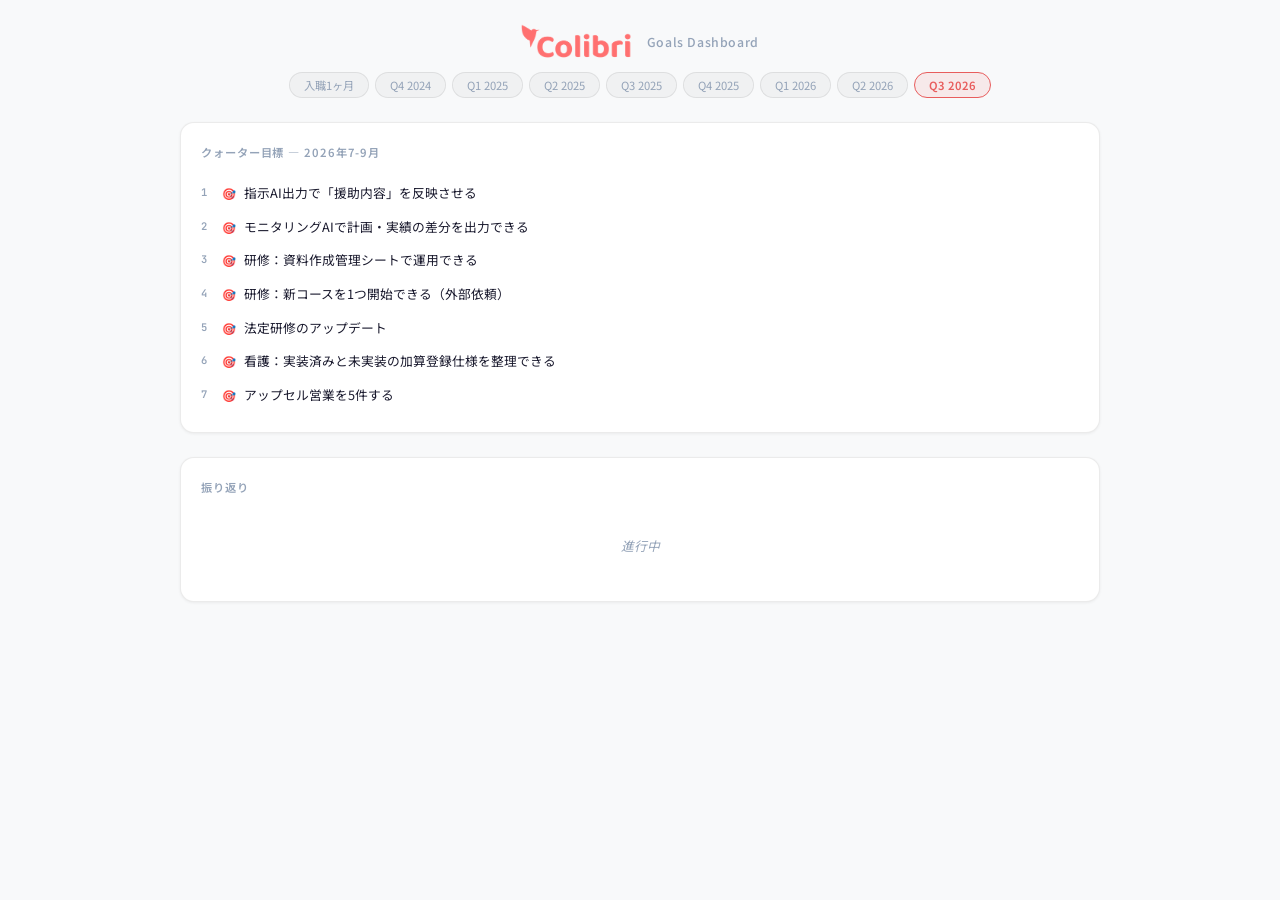
<file: index.html>
<!DOCTYPE html>
<html lang="ja">
<head>
  <meta charset="UTF-8">
  <meta name="viewport" content="width=device-width, initial-scale=1.0">
  <title>Colibri Goals Dashboard</title>
  <link rel="stylesheet" href="css/style.css">
  <link rel="icon" type="image/x-icon" href="images/favicon.ico">
  <link rel="icon" type="image/png" sizes="32x32" href="images/favicon-32.png">
  <link rel="icon" type="image/png" sizes="16x16" href="images/favicon-16.png">
  <link rel="apple-touch-icon" href="images/apple-touch-icon.png">
</head>
<body>
  <div class="dashboard" id="app">

    <!-- Header -->
    <header class="header">
      <div class="header-brand">
        <img src="images/logo.png" alt="Colibri" class="header-logo">
        <span class="header-subtitle">Goals Dashboard</span>
      </div>
      <nav class="quarter-tabs" id="quarter-tabs"></nav>
    </header>

    <!-- Q Goals -->
    <section class="card section-gap" id="q-goals">
      <div class="card-title">クォーター目標</div>
      <div id="q-goals-content"></div>
    </section>

    <!-- Monthly Goals -->
    <section class="card section-gap" id="month-goals">
      <div class="card-title" id="month-goals-title">月間目標</div>
      <div id="month-goals-content"></div>
    </section>

    <!-- Review -->
    <section class="card section-gap" id="review">
      <div class="card-title">振り返り</div>
      <div id="review-content"></div>
    </section>

  </div>

  <script src="data/goals-data.js"></script>
  <script src="js/app.js"></script>
</body>
</html>
</file>
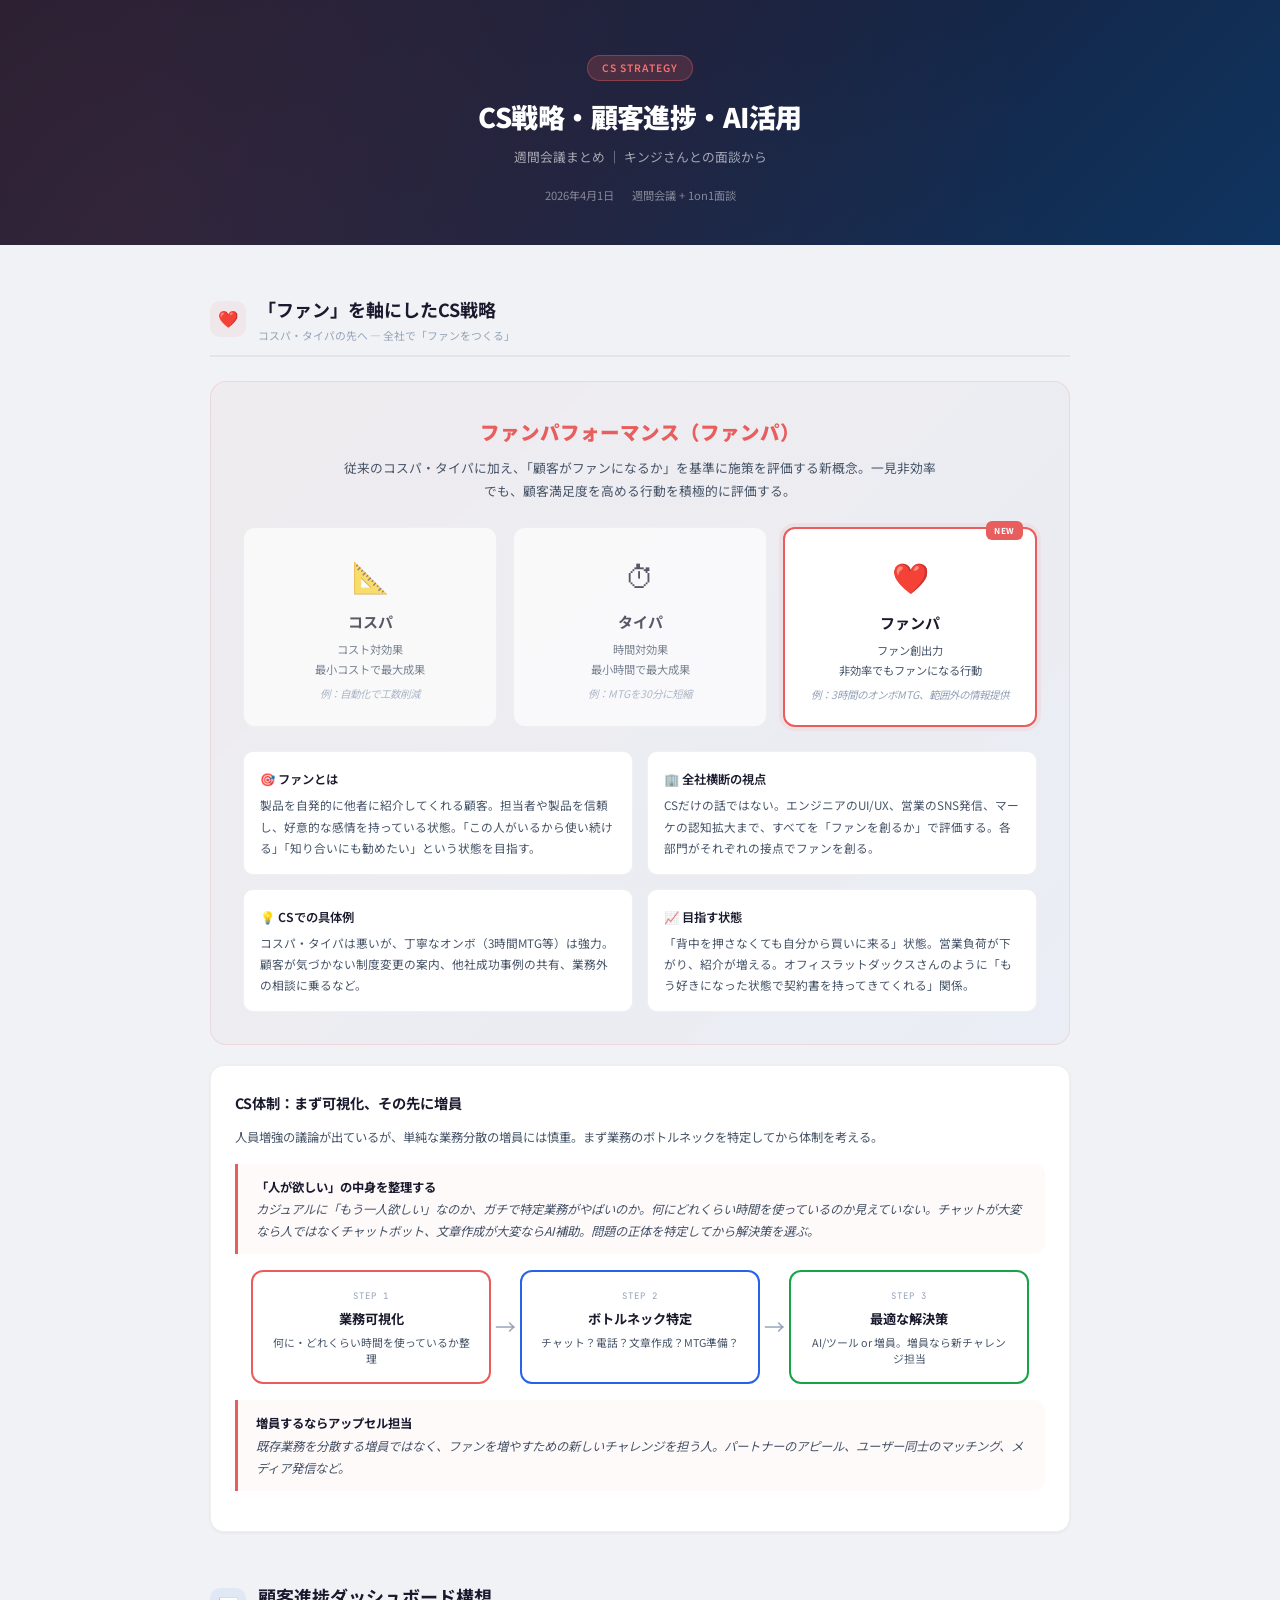
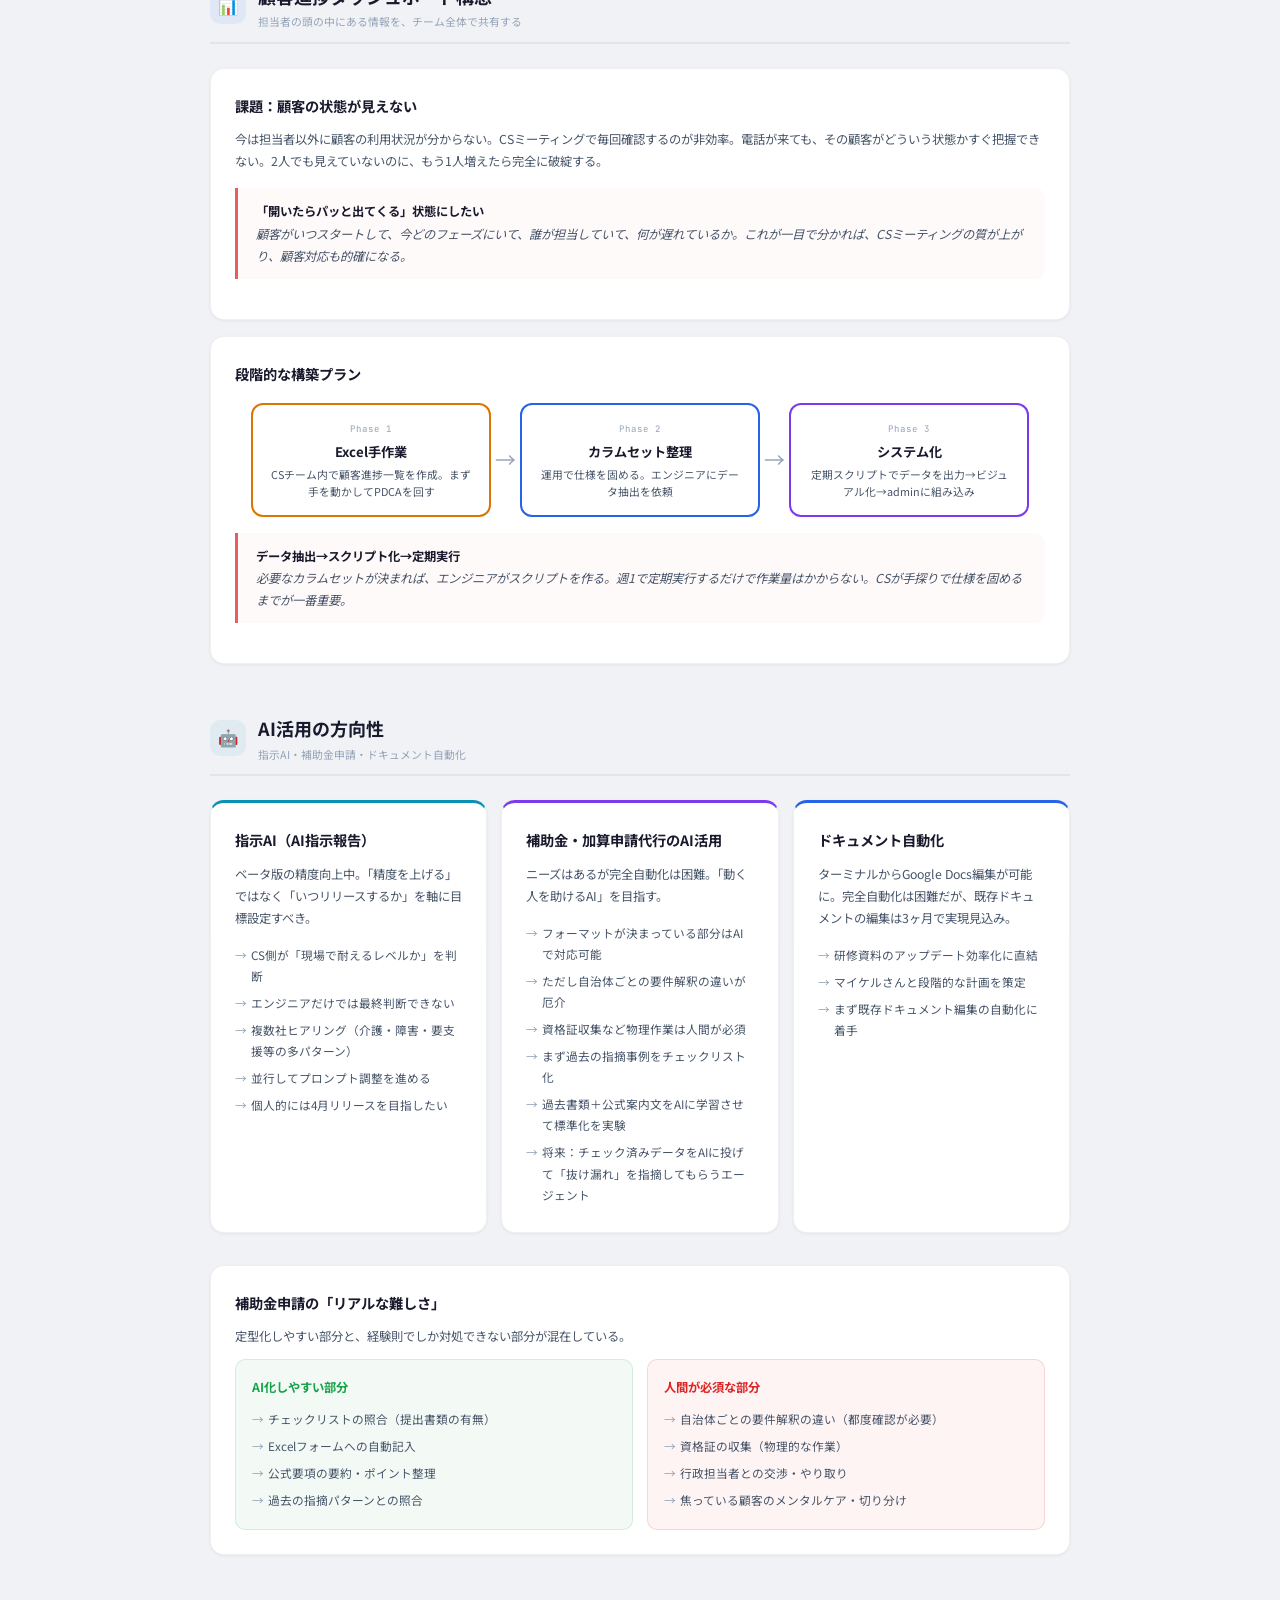
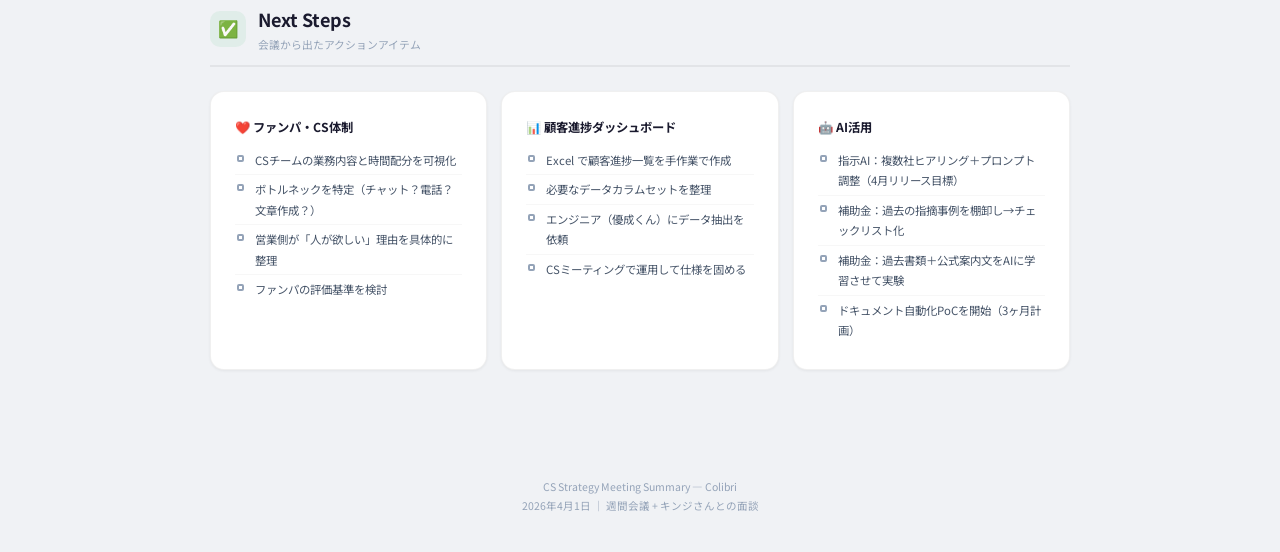
<file: fanpa-strategy.html>
<!DOCTYPE html>
<html lang="ja">
<head>
  <meta charset="UTF-8">
  <meta name="viewport" content="width=device-width, initial-scale=1.0">
  <title>Q2 2026 CS戦略 — Colibri</title>
  <style>
    @import url('https://fonts.googleapis.com/css2?family=Noto+Sans+JP:wght@300;400;500;600;700;900&family=JetBrains+Mono:wght@400;500&display=swap');
    *,*::before,*::after{box-sizing:border-box;margin:0;padding:0}
    :root{--bg:#f0f2f5;--card:#fff;--text:#1a1a2e;--dim:#475569;--muted:#94a3b8;--colibri:#e85d5d;--green:#16a34a;--yellow:#d97706;--red:#dc2626;--blue:#2563eb;--purple:#7c3aed;--cyan:#0891b2;--border:rgba(0,0,0,.06);--shadow:0 1px 3px rgba(0,0,0,.06)}
    html{font-size:15px;scroll-behavior:smooth}
    body{font-family:'Noto Sans JP',sans-serif;background:var(--bg);color:var(--text);line-height:1.8}
    .wrap{max-width:900px;margin:0 auto;padding:0 20px}

    /* Hero */
    .hero{background:linear-gradient(135deg,#1a1a2e,#16213e,#0f3460);color:#fff;padding:52px 24px 40px;text-align:center;position:relative;overflow:hidden}
    .hero::before{content:'';position:absolute;inset:-50%;width:200%;height:200%;background:radial-gradient(circle at 30% 70%,rgba(232,93,93,.12),transparent 50%)}
    .hero-inner{position:relative;z-index:1}
    .badge{display:inline-block;background:rgba(232,93,93,.2);border:1px solid rgba(232,93,93,.4);color:#f87171;font-size:.68rem;font-weight:600;padding:3px 14px;border-radius:20px;letter-spacing:.1em;margin-bottom:12px}
    .hero h1{font-size:1.8rem;font-weight:900;letter-spacing:-.02em;margin-bottom:4px}
    .hero-sub{font-size:.85rem;color:rgba(255,255,255,.6);margin-bottom:16px}
    .hero-meta{display:flex;justify-content:center;gap:18px;flex-wrap:wrap;font-size:.75rem;color:rgba(255,255,255,.45)}

    /* Section */
    .sec{margin-top:48px}
    .sec-head{display:flex;align-items:center;gap:12px;margin-bottom:24px;padding-bottom:10px;border-bottom:2px solid var(--border)}
    .sec-num{width:36px;height:36px;border-radius:10px;display:flex;align-items:center;justify-content:center;font-size:1.1rem;flex-shrink:0}
    .sec-title{font-size:1.2rem;font-weight:700}
    .sec-sub{font-size:.72rem;color:var(--muted)}
    .card{background:var(--card);border:1px solid var(--border);border-radius:14px;padding:24px;box-shadow:var(--shadow);margin-bottom:16px}
    .card h3{font-size:.95rem;font-weight:700;margin-bottom:10px}
    .card p{font-size:.82rem;color:var(--dim);margin-bottom:12px}

    /* Concept: ファンパ */
    .concept{background:linear-gradient(135deg,rgba(232,93,93,.04),rgba(37,99,235,.03));border:1px solid rgba(232,93,93,.15);border-radius:16px;padding:32px;margin-bottom:20px}
    .concept h2{font-size:1.3rem;font-weight:900;color:var(--colibri);margin-bottom:8px;text-align:center}
    .concept>p{font-size:.85rem;color:var(--dim);text-align:center;margin-bottom:24px;max-width:600px;margin-left:auto;margin-right:auto}

    .fanpa-compare{display:grid;grid-template-columns:1fr 1fr 1fr;gap:16px;margin-bottom:24px}
    .fanpa-col{border-radius:12px;padding:20px;text-align:center;border:1px solid var(--border);background:var(--card)}
    .fanpa-col.old{opacity:.7}
    .fanpa-col.new{border:2px solid var(--colibri);box-shadow:0 0 0 4px rgba(232,93,93,.08);position:relative}
    .fanpa-col.new::after{content:'NEW';position:absolute;top:-8px;right:12px;background:var(--colibri);color:#fff;font-size:.55rem;font-weight:700;padding:2px 8px;border-radius:6px;letter-spacing:.08em}
    .fanpa-icon{font-size:2rem;margin-bottom:6px}
    .fanpa-name{font-size:1rem;font-weight:700;margin-bottom:4px}
    .fanpa-desc{font-size:.75rem;color:var(--dim)}
    .fanpa-example{font-size:.7rem;color:var(--muted);margin-top:6px;font-style:italic}

    .fanpa-detail{display:grid;grid-template-columns:1fr 1fr;gap:14px}
    .fanpa-detail-card{background:var(--card);border-radius:10px;padding:16px;border:1px solid var(--border)}
    .fanpa-detail-card h4{font-size:.82rem;font-weight:600;margin-bottom:4px;display:flex;align-items:center;gap:6px}
    .fanpa-detail-card p{font-size:.78rem;color:var(--dim);margin:0}

    /* Quote */
    .quote{border-left:3px solid var(--colibri);padding:12px 18px;background:rgba(232,93,93,.03);border-radius:0 10px 10px 0;margin:16px 0;font-size:.82rem;color:var(--dim);font-style:italic}
    .quote strong{font-style:normal;color:var(--text)}

    /* Flow */
    .flow{display:flex;align-items:stretch;gap:0;margin:16px 0;flex-wrap:wrap;justify-content:center}
    .flow-step{flex:1;min-width:160px;max-width:240px;border:2px solid;border-radius:12px;padding:16px;text-align:center;background:var(--card)}
    .flow-step-num{font-family:'JetBrains Mono',monospace;font-size:.6rem;color:var(--muted);letter-spacing:.1em}
    .flow-step-name{font-size:.88rem;font-weight:700;margin:3px 0}
    .flow-step-desc{font-size:.72rem;color:var(--dim);line-height:1.5}
    .flow-arr{display:flex;align-items:center;font-size:1.4rem;color:var(--muted);padding:0 4px}

    /* Vision cards */
    .vision-grid{display:grid;grid-template-columns:repeat(auto-fit,minmax(260px,1fr));gap:14px}
    .vision-card{border-top:3px solid}
    .vp{list-style:none}
    .vp li{font-size:.78rem;color:var(--dim);padding:3px 0 3px 16px;position:relative}
    .vp li::before{content:'→';position:absolute;left:0;color:var(--muted)}

    /* Roadmap */
    .roadmap{position:relative;padding-left:36px}
    .roadmap::before{content:'';position:absolute;left:13px;top:0;bottom:0;width:2px;background:linear-gradient(180deg,var(--colibri),var(--blue),var(--purple));border-radius:1px}
    .rm-item{position:relative;margin-bottom:20px}
    .rm-item:last-child{margin-bottom:0}
    .rm-dot{position:absolute;left:-31px;top:4px;width:10px;height:10px;border-radius:50%;border:3px solid var(--card);box-shadow:0 0 0 2px}
    .rm-label{font-family:'JetBrains Mono',monospace;font-size:.72rem;font-weight:600;margin-bottom:3px}
    .rm-desc{font-size:.78rem;color:var(--dim)}

    /* Actions */
    .act-grid{display:grid;grid-template-columns:repeat(auto-fit,minmax(260px,1fr));gap:14px}
    .act-cat h4{font-size:.82rem;font-weight:700;margin-bottom:8px}
    .act-list{list-style:none}
    .act-list li{font-size:.76rem;color:var(--dim);padding:4px 0 4px 20px;position:relative;border-bottom:1px solid rgba(0,0,0,.03)}
    .act-list li:last-child{border-bottom:none}
    .act-list li::before{content:'';position:absolute;left:2px;top:9px;width:7px;height:7px;border:2px solid var(--muted);border-radius:2px}

    .footer{text-align:center;padding:36px 20px;margin-top:56px;color:var(--muted);font-size:.7rem}
    @media(max-width:640px){.hero h1{font-size:1.4rem}.fanpa-compare{grid-template-columns:1fr}.fanpa-detail{grid-template-columns:1fr}}
  </style>
  <link rel="icon" type="image/x-icon" href="images/favicon.ico">
  <link rel="icon" type="image/png" sizes="32x32" href="images/favicon-32.png">
  <link rel="apple-touch-icon" href="images/apple-touch-icon.png">
</head>
<body>

<div class="hero">
  <div class="hero-inner">
    <div class="badge">CS STRATEGY</div>
    <h1>CS戦略・顧客進捗・AI活用</h1>
    <div class="hero-sub">週間会議まとめ ｜ キンジさんとの面談から</div>
    <div class="hero-meta">
      <span>2026年4月1日</span><span>週間会議 + 1on1面談</span>
    </div>
  </div>
</div>

<div class="wrap">

  <!-- ================================ -->
  <!-- 1. ファンパフォーマンス             -->
  <!-- ================================ -->
  <div class="sec" id="fanpa">
    <div class="sec-head">
      <div class="sec-num" style="background:rgba(232,93,93,.07)">❤️</div>
      <div><div class="sec-title">「ファン」を軸にしたCS戦略</div><div class="sec-sub">コスパ・タイパの先へ — 全社で「ファンをつくる」</div></div>
    </div>

    <div class="concept">
      <h2>ファンパフォーマンス（ファンパ）</h2>
      <p>従来のコスパ・タイパに加え、「顧客がファンになるか」を基準に施策を評価する新概念。一見非効率でも、顧客満足度を高める行動を積極的に評価する。</p>

      <div class="fanpa-compare">
        <div class="fanpa-col old">
          <div class="fanpa-icon">📐</div>
          <div class="fanpa-name">コスパ</div>
          <div class="fanpa-desc">コスト対効果<br>最小コストで最大成果</div>
          <div class="fanpa-example">例：自動化で工数削減</div>
        </div>
        <div class="fanpa-col old">
          <div class="fanpa-icon">⏱</div>
          <div class="fanpa-name">タイパ</div>
          <div class="fanpa-desc">時間対効果<br>最小時間で最大成果</div>
          <div class="fanpa-example">例：MTGを30分に短縮</div>
        </div>
        <div class="fanpa-col new">
          <div class="fanpa-icon">❤️</div>
          <div class="fanpa-name">ファンパ</div>
          <div class="fanpa-desc">ファン創出力<br>非効率でもファンになる行動</div>
          <div class="fanpa-example">例：3時間のオンボMTG、範囲外の情報提供</div>
        </div>
      </div>

      <div class="fanpa-detail">
        <div class="fanpa-detail-card">
          <h4>🎯 ファンとは</h4>
          <p>製品を自発的に他者に紹介してくれる顧客。担当者や製品を信頼し、好意的な感情を持っている状態。「この人がいるから使い続ける」「知り合いにも勧めたい」という状態を目指す。</p>
        </div>
        <div class="fanpa-detail-card">
          <h4>🏢 全社横断の視点</h4>
          <p>CSだけの話ではない。エンジニアのUI/UX、営業のSNS発信、マーケの認知拡大まで、すべてを「ファンを創るか」で評価する。各部門がそれぞれの接点でファンを創る。</p>
        </div>
        <div class="fanpa-detail-card">
          <h4>💡 CSでの具体例</h4>
          <p>コスパ・タイパは悪いが、丁寧なオンボ（3時間MTG等）は強力。顧客が気づかない制度変更の案内、他社成功事例の共有、業務外の相談に乗るなど。</p>
        </div>
        <div class="fanpa-detail-card">
          <h4>📈 目指す状態</h4>
          <p>「背中を押さなくても自分から買いに来る」状態。営業負荷が下がり、紹介が増える。オフィスラットダックスさんのように「もう好きになった状態で契約書を持ってきてくれる」関係。</p>
        </div>
      </div>
    </div>

    <!-- CS体制 -->
    <div class="card">
      <h3>CS体制：まず可視化、その先に増員</h3>
      <p>人員増強の議論が出ているが、単純な業務分散の増員には慎重。まず業務のボトルネックを特定してから体制を考える。</p>

      <div class="quote">
        <strong>「人が欲しい」の中身を整理する</strong><br>
        カジュアルに「もう一人欲しい」なのか、ガチで特定業務がやばいのか。何にどれくらい時間を使っているのか見えていない。チャットが大変なら人ではなくチャットボット、文章作成が大変ならAI補助。問題の正体を特定してから解決策を選ぶ。
      </div>

      <div class="flow">
        <div class="flow-step" style="border-color:var(--colibri)">
          <div class="flow-step-num">STEP 1</div>
          <div class="flow-step-name">業務可視化</div>
          <div class="flow-step-desc">何に・どれくらい時間を使っているか整理</div>
        </div>
        <div class="flow-arr">→</div>
        <div class="flow-step" style="border-color:var(--blue)">
          <div class="flow-step-num">STEP 2</div>
          <div class="flow-step-name">ボトルネック特定</div>
          <div class="flow-step-desc">チャット？電話？文章作成？MTG準備？</div>
        </div>
        <div class="flow-arr">→</div>
        <div class="flow-step" style="border-color:var(--green)">
          <div class="flow-step-num">STEP 3</div>
          <div class="flow-step-name">最適な解決策</div>
          <div class="flow-step-desc">AI/ツール or 増員。増員なら新チャレンジ担当</div>
        </div>
      </div>

      <div class="quote">
        <strong>増員するならアップセル担当</strong><br>
        既存業務を分散する増員ではなく、ファンを増やすための新しいチャレンジを担う人。パートナーのアピール、ユーザー同士のマッチング、メディア発信など。
      </div>
    </div>
  </div>

  <!-- ================================ -->
  <!-- 2. 顧客進捗ダッシュボード           -->
  <!-- ================================ -->
  <div class="sec" id="dashboard">
    <div class="sec-head">
      <div class="sec-num" style="background:rgba(37,99,235,.07)">📊</div>
      <div><div class="sec-title">顧客進捗ダッシュボード構想</div><div class="sec-sub">担当者の頭の中にある情報を、チーム全体で共有する</div></div>
    </div>

    <div class="card">
      <h3>課題：顧客の状態が見えない</h3>
      <p>今は担当者以外に顧客の利用状況が分からない。CSミーティングで毎回確認するのが非効率。電話が来ても、その顧客がどういう状態かすぐ把握できない。2人でも見えていないのに、もう1人増えたら完全に破綻する。</p>

      <div class="quote">
        <strong>「開いたらパッと出てくる」状態にしたい</strong><br>
        顧客がいつスタートして、今どのフェーズにいて、誰が担当していて、何が遅れているか。これが一目で分かれば、CSミーティングの質が上がり、顧客対応も的確になる。
      </div>
    </div>

    <div class="card">
      <h3>段階的な構築プラン</h3>
      <div class="flow">
        <div class="flow-step" style="border-color:var(--yellow)">
          <div class="flow-step-num">Phase 1</div>
          <div class="flow-step-name">Excel手作業</div>
          <div class="flow-step-desc">CSチーム内で顧客進捗一覧を作成。まず手を動かしてPDCAを回す</div>
        </div>
        <div class="flow-arr">→</div>
        <div class="flow-step" style="border-color:var(--blue)">
          <div class="flow-step-num">Phase 2</div>
          <div class="flow-step-name">カラムセット整理</div>
          <div class="flow-step-desc">運用で仕様を固める。エンジニアにデータ抽出を依頼</div>
        </div>
        <div class="flow-arr">→</div>
        <div class="flow-step" style="border-color:var(--purple)">
          <div class="flow-step-num">Phase 3</div>
          <div class="flow-step-name">システム化</div>
          <div class="flow-step-desc">定期スクリプトでデータを出力→ビジュアル化→adminに組み込み</div>
        </div>
      </div>

      <div class="quote">
        <strong>データ抽出→スクリプト化→定期実行</strong><br>
        必要なカラムセットが決まれば、エンジニアがスクリプトを作る。週1で定期実行するだけで作業量はかからない。CSが手探りで仕様を固めるまでが一番重要。
      </div>
    </div>
  </div>

  <!-- ================================ -->
  <!-- 3. AI活用                          -->
  <!-- ================================ -->
  <div class="sec" id="ai">
    <div class="sec-head">
      <div class="sec-num" style="background:rgba(8,145,178,.07)">🤖</div>
      <div><div class="sec-title">AI活用の方向性</div><div class="sec-sub">指示AI・補助金申請・ドキュメント自動化</div></div>
    </div>

    <div class="vision-grid">
      <div class="card vision-card" style="border-top-color:var(--cyan)">
        <h3>指示AI（AI指示報告）</h3>
        <p>ベータ版の精度向上中。「精度を上げる」ではなく「いつリリースするか」を軸に目標設定すべき。</p>
        <ul class="vp">
          <li>CS側が「現場で耐えるレベルか」を判断</li>
          <li>エンジニアだけでは最終判断できない</li>
          <li>複数社ヒアリング（介護・障害・要支援等の多パターン）</li>
          <li>並行してプロンプト調整を進める</li>
          <li>個人的には4月リリースを目指したい</li>
        </ul>
      </div>
      <div class="card vision-card" style="border-top-color:var(--purple)">
        <h3>補助金・加算申請代行のAI活用</h3>
        <p>ニーズはあるが完全自動化は困難。「動く人を助けるAI」を目指す。</p>
        <ul class="vp">
          <li>フォーマットが決まっている部分はAIで対応可能</li>
          <li>ただし自治体ごとの要件解釈の違いが厄介</li>
          <li>資格証収集など物理作業は人間が必須</li>
          <li>まず過去の指摘事例をチェックリスト化</li>
          <li>過去書類＋公式案内文をAIに学習させて標準化を実験</li>
          <li>将来：チェック済みデータをAIに投げて「抜け漏れ」を指摘してもらうエージェント</li>
        </ul>
      </div>
      <div class="card vision-card" style="border-top-color:var(--blue)">
        <h3>ドキュメント自動化</h3>
        <p>ターミナルからGoogle Docs編集が可能に。完全自動化は困難だが、既存ドキュメントの編集は3ヶ月で実現見込み。</p>
        <ul class="vp">
          <li>研修資料のアップデート効率化に直結</li>
          <li>マイケルさんと段階的な計画を策定</li>
          <li>まず既存ドキュメント編集の自動化に着手</li>
        </ul>
      </div>
    </div>

    <div class="card" style="margin-top:16px">
      <h3>補助金申請の「リアルな難しさ」</h3>
      <p>定型化しやすい部分と、経験則でしか対処できない部分が混在している。</p>
      <div style="display:grid;grid-template-columns:1fr 1fr;gap:14px">
        <div style="background:rgba(22,163,74,.05);border-radius:10px;padding:16px;border:1px solid rgba(22,163,74,.15)">
          <div style="font-size:.82rem;font-weight:700;color:var(--green);margin-bottom:6px">AI化しやすい部分</div>
          <ul class="vp">
            <li>チェックリストの照合（提出書類の有無）</li>
            <li>Excelフォームへの自動記入</li>
            <li>公式要項の要約・ポイント整理</li>
            <li>過去の指摘パターンとの照合</li>
          </ul>
        </div>
        <div style="background:rgba(220,38,38,.05);border-radius:10px;padding:16px;border:1px solid rgba(220,38,38,.15)">
          <div style="font-size:.82rem;font-weight:700;color:var(--red);margin-bottom:6px">人間が必須な部分</div>
          <ul class="vp">
            <li>自治体ごとの要件解釈の違い（都度確認が必要）</li>
            <li>資格証の収集（物理的な作業）</li>
            <li>行政担当者との交渉・やり取り</li>
            <li>焦っている顧客のメンタルケア・切り分け</li>
          </ul>
        </div>
      </div>
    </div>
  </div>

  <!-- ================================ -->
  <!-- Next Steps                       -->
  <!-- ================================ -->
  <div class="sec" id="next">
    <div class="sec-head">
      <div class="sec-num" style="background:rgba(22,163,74,.07)">✅</div>
      <div><div class="sec-title">Next Steps</div><div class="sec-sub">会議から出たアクションアイテム</div></div>
    </div>

    <div class="act-grid">
      <div class="card act-cat">
        <h4>❤️ ファンパ・CS体制</h4>
        <ul class="act-list">
          <li>CSチームの業務内容と時間配分を可視化</li>
          <li>ボトルネックを特定（チャット？電話？文章作成？）</li>
          <li>営業側が「人が欲しい」理由を具体的に整理</li>
          <li>ファンパの評価基準を検討</li>
        </ul>
      </div>
      <div class="card act-cat">
        <h4>📊 顧客進捗ダッシュボード</h4>
        <ul class="act-list">
          <li>Excel で顧客進捗一覧を手作業で作成</li>
          <li>必要なデータカラムセットを整理</li>
          <li>エンジニア（優成くん）にデータ抽出を依頼</li>
          <li>CSミーティングで運用して仕様を固める</li>
        </ul>
      </div>
      <div class="card act-cat">
        <h4>🤖 AI活用</h4>
        <ul class="act-list">
          <li>指示AI：複数社ヒアリング＋プロンプト調整（4月リリース目標）</li>
          <li>補助金：過去の指摘事例を棚卸し→チェックリスト化</li>
          <li>補助金：過去書類＋公式案内文をAIに学習させて実験</li>
          <li>ドキュメント自動化PoCを開始（3ヶ月計画）</li>
        </ul>
      </div>
    </div>
  </div>

  <div class="footer">
    CS Strategy Meeting Summary — Colibri<br>
    2026年4月1日 ｜ 週間会議 + キンジさんとの面談
  </div>
</div>

</body>
</html>
</file>
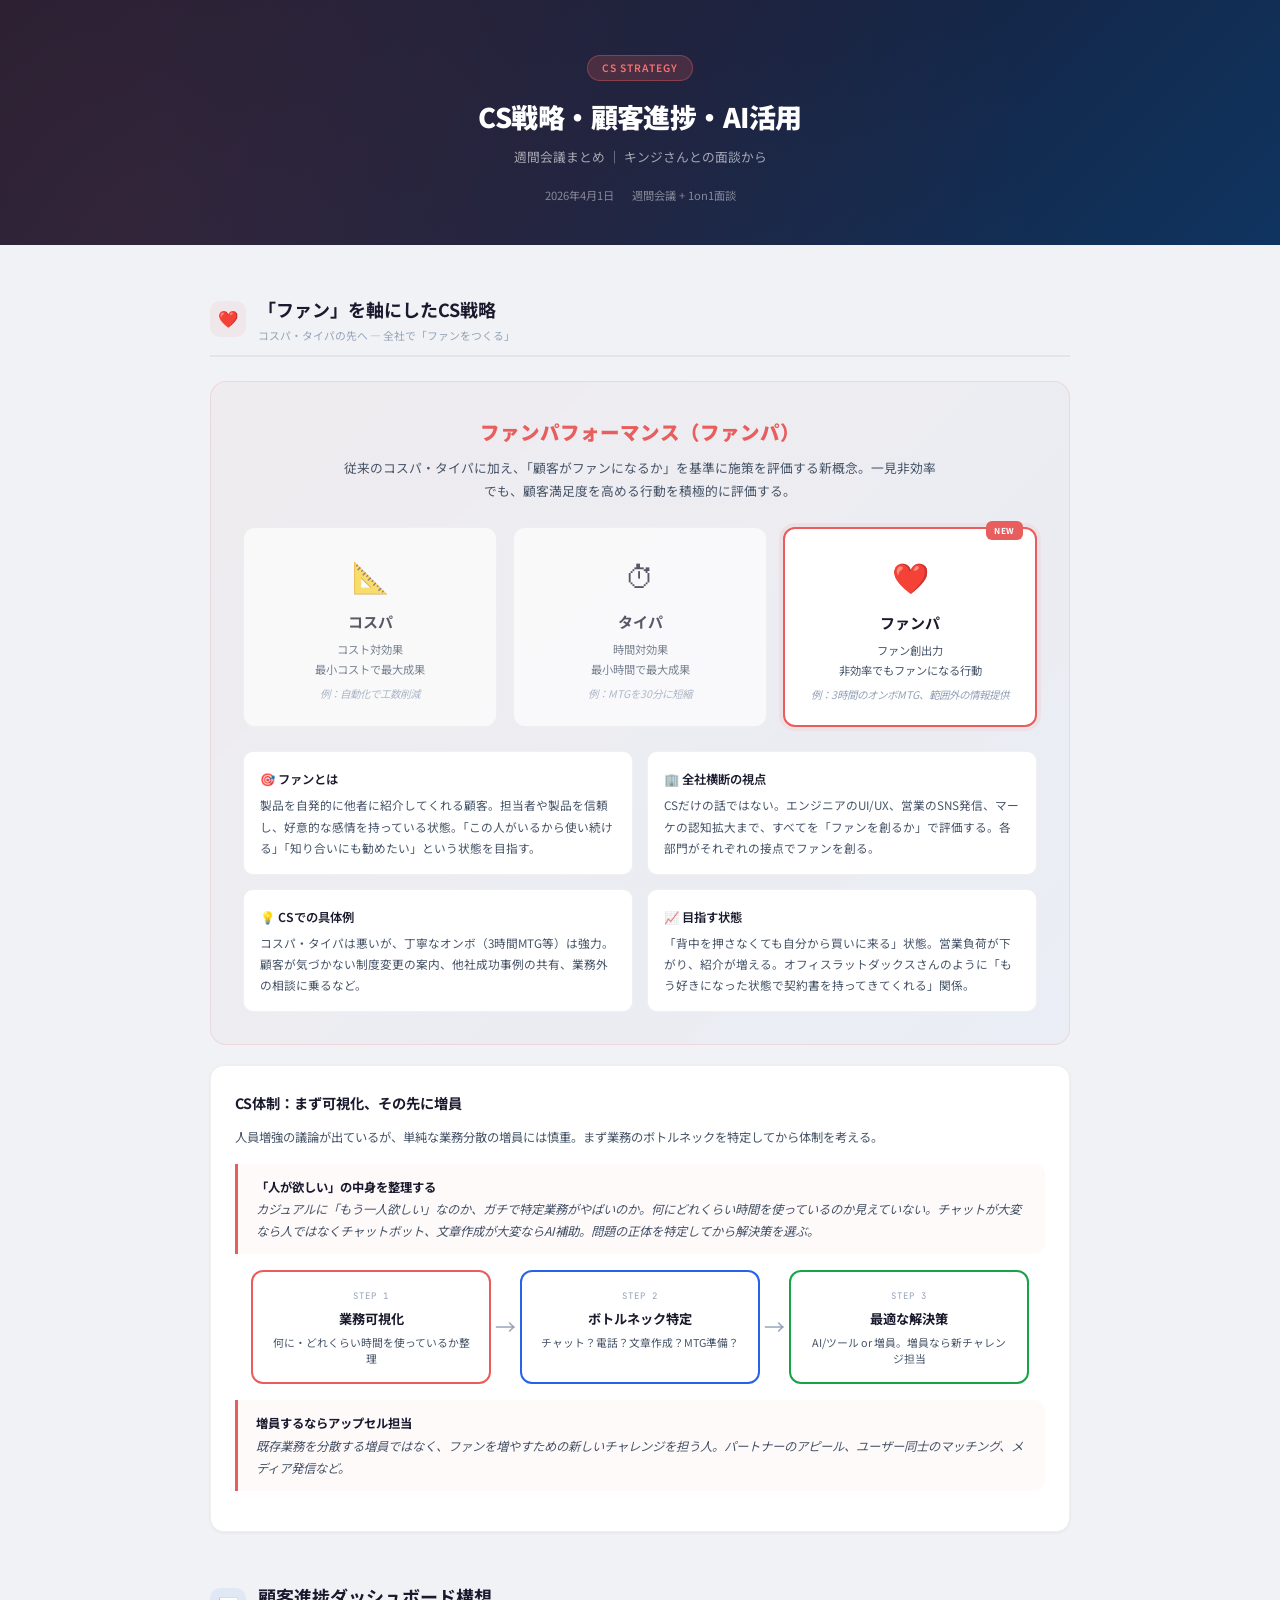
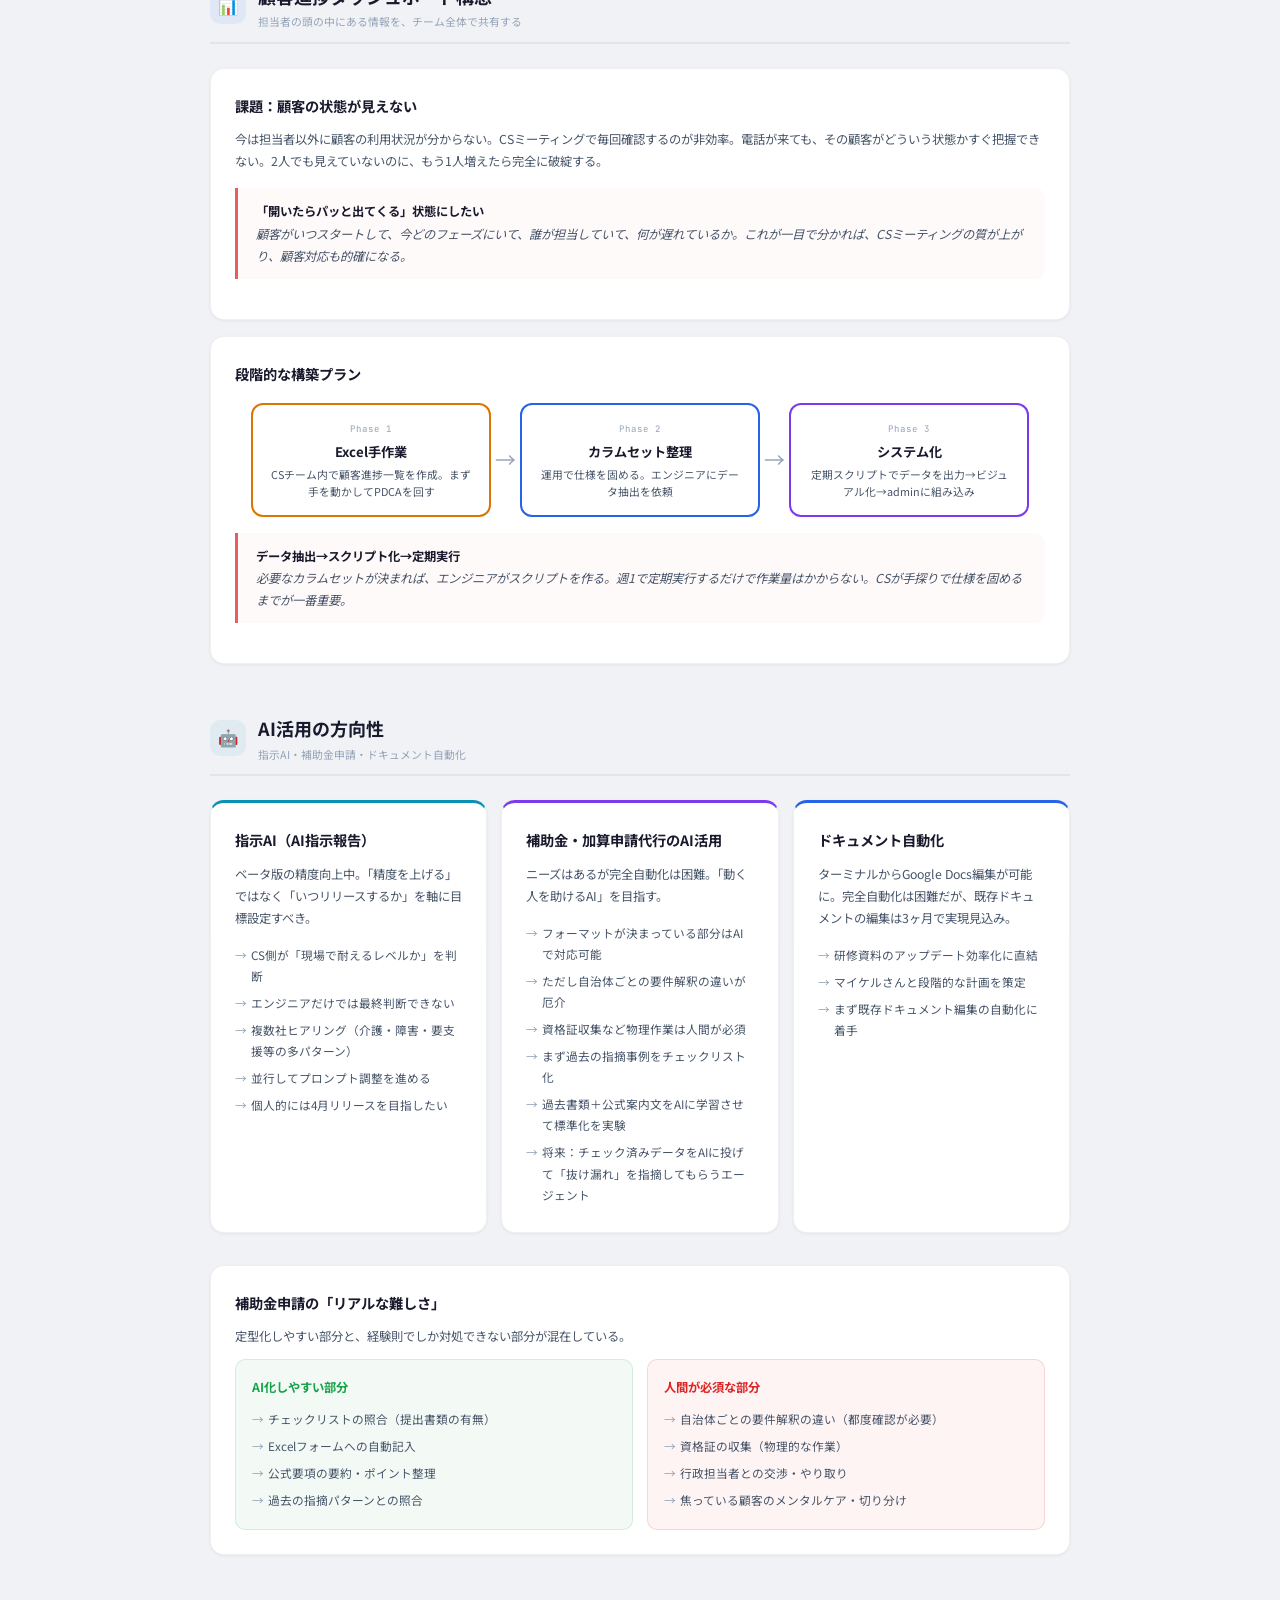
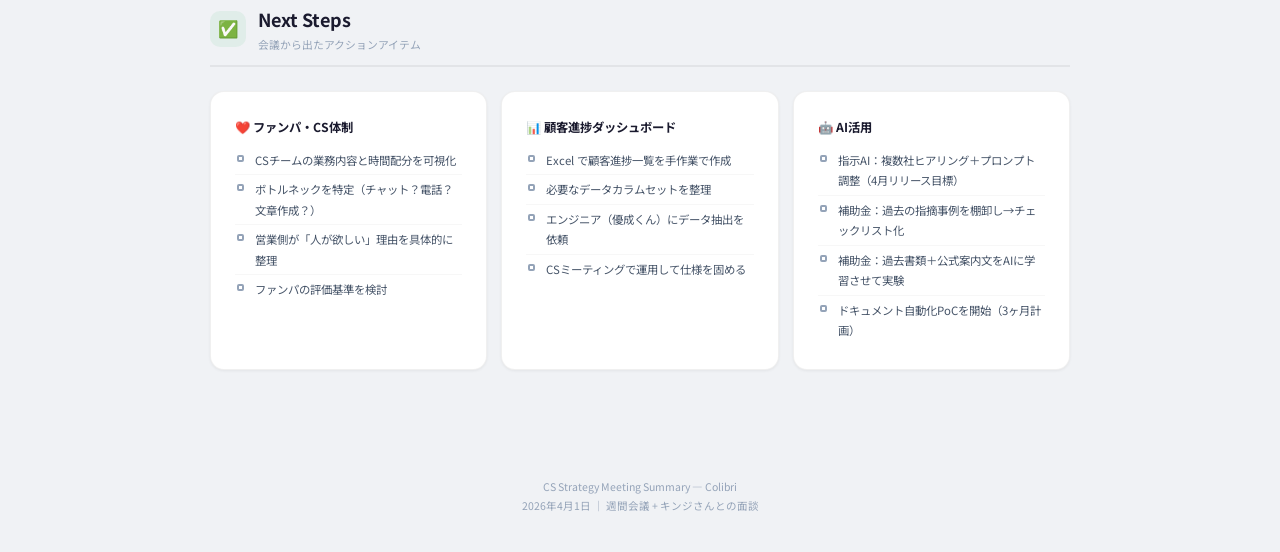
<file: q2-2026-plan.html>
<!DOCTYPE html>
<html lang="ja">
<head>
  <meta charset="UTF-8">
  <meta name="viewport" content="width=device-width, initial-scale=1.0">
  <title>Q2 2026 CS戦略 — Colibri</title>
  <style>
    @import url('https://fonts.googleapis.com/css2?family=Noto+Sans+JP:wght@300;400;500;600;700;900&family=JetBrains+Mono:wght@400;500&display=swap');
    *,*::before,*::after{box-sizing:border-box;margin:0;padding:0}
    :root{--bg:#f0f2f5;--card:#fff;--text:#1a1a2e;--dim:#475569;--muted:#94a3b8;--colibri:#e85d5d;--green:#16a34a;--yellow:#d97706;--red:#dc2626;--blue:#2563eb;--purple:#7c3aed;--cyan:#0891b2;--border:rgba(0,0,0,.06);--shadow:0 1px 3px rgba(0,0,0,.06)}
    html{font-size:15px;scroll-behavior:smooth}
    body{font-family:'Noto Sans JP',sans-serif;background:var(--bg);color:var(--text);line-height:1.8}
    .wrap{max-width:900px;margin:0 auto;padding:0 20px}

    /* Hero */
    .hero{background:linear-gradient(135deg,#1a1a2e,#16213e,#0f3460);color:#fff;padding:52px 24px 40px;text-align:center;position:relative;overflow:hidden}
    .hero::before{content:'';position:absolute;inset:-50%;width:200%;height:200%;background:radial-gradient(circle at 30% 70%,rgba(232,93,93,.12),transparent 50%)}
    .hero-inner{position:relative;z-index:1}
    .badge{display:inline-block;background:rgba(232,93,93,.2);border:1px solid rgba(232,93,93,.4);color:#f87171;font-size:.68rem;font-weight:600;padding:3px 14px;border-radius:20px;letter-spacing:.1em;margin-bottom:12px}
    .hero h1{font-size:1.8rem;font-weight:900;letter-spacing:-.02em;margin-bottom:4px}
    .hero-sub{font-size:.85rem;color:rgba(255,255,255,.6);margin-bottom:16px}
    .hero-meta{display:flex;justify-content:center;gap:18px;flex-wrap:wrap;font-size:.75rem;color:rgba(255,255,255,.45)}

    /* Section */
    .sec{margin-top:48px}
    .sec-head{display:flex;align-items:center;gap:12px;margin-bottom:24px;padding-bottom:10px;border-bottom:2px solid var(--border)}
    .sec-num{width:36px;height:36px;border-radius:10px;display:flex;align-items:center;justify-content:center;font-size:1.1rem;flex-shrink:0}
    .sec-title{font-size:1.2rem;font-weight:700}
    .sec-sub{font-size:.72rem;color:var(--muted)}
    .card{background:var(--card);border:1px solid var(--border);border-radius:14px;padding:24px;box-shadow:var(--shadow);margin-bottom:16px}
    .card h3{font-size:.95rem;font-weight:700;margin-bottom:10px}
    .card p{font-size:.82rem;color:var(--dim);margin-bottom:12px}

    /* Concept: ファンパ */
    .concept{background:linear-gradient(135deg,rgba(232,93,93,.04),rgba(37,99,235,.03));border:1px solid rgba(232,93,93,.15);border-radius:16px;padding:32px;margin-bottom:20px}
    .concept h2{font-size:1.3rem;font-weight:900;color:var(--colibri);margin-bottom:8px;text-align:center}
    .concept>p{font-size:.85rem;color:var(--dim);text-align:center;margin-bottom:24px;max-width:600px;margin-left:auto;margin-right:auto}

    .fanpa-compare{display:grid;grid-template-columns:1fr 1fr 1fr;gap:16px;margin-bottom:24px}
    .fanpa-col{border-radius:12px;padding:20px;text-align:center;border:1px solid var(--border);background:var(--card)}
    .fanpa-col.old{opacity:.7}
    .fanpa-col.new{border:2px solid var(--colibri);box-shadow:0 0 0 4px rgba(232,93,93,.08);position:relative}
    .fanpa-col.new::after{content:'NEW';position:absolute;top:-8px;right:12px;background:var(--colibri);color:#fff;font-size:.55rem;font-weight:700;padding:2px 8px;border-radius:6px;letter-spacing:.08em}
    .fanpa-icon{font-size:2rem;margin-bottom:6px}
    .fanpa-name{font-size:1rem;font-weight:700;margin-bottom:4px}
    .fanpa-desc{font-size:.75rem;color:var(--dim)}
    .fanpa-example{font-size:.7rem;color:var(--muted);margin-top:6px;font-style:italic}

    .fanpa-detail{display:grid;grid-template-columns:1fr 1fr;gap:14px}
    .fanpa-detail-card{background:var(--card);border-radius:10px;padding:16px;border:1px solid var(--border)}
    .fanpa-detail-card h4{font-size:.82rem;font-weight:600;margin-bottom:4px;display:flex;align-items:center;gap:6px}
    .fanpa-detail-card p{font-size:.78rem;color:var(--dim);margin:0}

    /* Quote */
    .quote{border-left:3px solid var(--colibri);padding:12px 18px;background:rgba(232,93,93,.03);border-radius:0 10px 10px 0;margin:16px 0;font-size:.82rem;color:var(--dim);font-style:italic}
    .quote strong{font-style:normal;color:var(--text)}

    /* Flow */
    .flow{display:flex;align-items:stretch;gap:0;margin:16px 0;flex-wrap:wrap;justify-content:center}
    .flow-step{flex:1;min-width:160px;max-width:240px;border:2px solid;border-radius:12px;padding:16px;text-align:center;background:var(--card)}
    .flow-step-num{font-family:'JetBrains Mono',monospace;font-size:.6rem;color:var(--muted);letter-spacing:.1em}
    .flow-step-name{font-size:.88rem;font-weight:700;margin:3px 0}
    .flow-step-desc{font-size:.72rem;color:var(--dim);line-height:1.5}
    .flow-arr{display:flex;align-items:center;font-size:1.4rem;color:var(--muted);padding:0 4px}

    /* Vision cards */
    .vision-grid{display:grid;grid-template-columns:repeat(auto-fit,minmax(260px,1fr));gap:14px}
    .vision-card{border-top:3px solid}
    .vp{list-style:none}
    .vp li{font-size:.78rem;color:var(--dim);padding:3px 0 3px 16px;position:relative}
    .vp li::before{content:'→';position:absolute;left:0;color:var(--muted)}

    /* Roadmap */
    .roadmap{position:relative;padding-left:36px}
    .roadmap::before{content:'';position:absolute;left:13px;top:0;bottom:0;width:2px;background:linear-gradient(180deg,var(--colibri),var(--blue),var(--purple));border-radius:1px}
    .rm-item{position:relative;margin-bottom:20px}
    .rm-item:last-child{margin-bottom:0}
    .rm-dot{position:absolute;left:-31px;top:4px;width:10px;height:10px;border-radius:50%;border:3px solid var(--card);box-shadow:0 0 0 2px}
    .rm-label{font-family:'JetBrains Mono',monospace;font-size:.72rem;font-weight:600;margin-bottom:3px}
    .rm-desc{font-size:.78rem;color:var(--dim)}

    /* Actions */
    .act-grid{display:grid;grid-template-columns:repeat(auto-fit,minmax(260px,1fr));gap:14px}
    .act-cat h4{font-size:.82rem;font-weight:700;margin-bottom:8px}
    .act-list{list-style:none}
    .act-list li{font-size:.76rem;color:var(--dim);padding:4px 0 4px 20px;position:relative;border-bottom:1px solid rgba(0,0,0,.03)}
    .act-list li:last-child{border-bottom:none}
    .act-list li::before{content:'';position:absolute;left:2px;top:9px;width:7px;height:7px;border:2px solid var(--muted);border-radius:2px}

    .footer{text-align:center;padding:36px 20px;margin-top:56px;color:var(--muted);font-size:.7rem}
    @media(max-width:640px){.hero h1{font-size:1.4rem}.fanpa-compare{grid-template-columns:1fr}.fanpa-detail{grid-template-columns:1fr}}
  </style>
</head>
<body>

<div class="hero">
  <div class="hero-inner">
    <div class="badge">CS STRATEGY</div>
    <h1>CS戦略・顧客進捗・AI活用</h1>
    <div class="hero-sub">週間会議まとめ ｜ キンジさんとの面談から</div>
    <div class="hero-meta">
      <span>2026年4月1日</span><span>週間会議 + 1on1面談</span>
    </div>
  </div>
</div>

<div class="wrap">

  <!-- ================================ -->
  <!-- 1. ファンパフォーマンス             -->
  <!-- ================================ -->
  <div class="sec" id="fanpa">
    <div class="sec-head">
      <div class="sec-num" style="background:rgba(232,93,93,.07)">❤️</div>
      <div><div class="sec-title">「ファン」を軸にしたCS戦略</div><div class="sec-sub">コスパ・タイパの先へ — 全社で「ファンをつくる」</div></div>
    </div>

    <div class="concept">
      <h2>ファンパフォーマンス（ファンパ）</h2>
      <p>従来のコスパ・タイパに加え、「顧客がファンになるか」を基準に施策を評価する新概念。一見非効率でも、顧客満足度を高める行動を積極的に評価する。</p>

      <div class="fanpa-compare">
        <div class="fanpa-col old">
          <div class="fanpa-icon">📐</div>
          <div class="fanpa-name">コスパ</div>
          <div class="fanpa-desc">コスト対効果<br>最小コストで最大成果</div>
          <div class="fanpa-example">例：自動化で工数削減</div>
        </div>
        <div class="fanpa-col old">
          <div class="fanpa-icon">⏱</div>
          <div class="fanpa-name">タイパ</div>
          <div class="fanpa-desc">時間対効果<br>最小時間で最大成果</div>
          <div class="fanpa-example">例：MTGを30分に短縮</div>
        </div>
        <div class="fanpa-col new">
          <div class="fanpa-icon">❤️</div>
          <div class="fanpa-name">ファンパ</div>
          <div class="fanpa-desc">ファン創出力<br>非効率でもファンになる行動</div>
          <div class="fanpa-example">例：3時間のオンボMTG、範囲外の情報提供</div>
        </div>
      </div>

      <div class="fanpa-detail">
        <div class="fanpa-detail-card">
          <h4>🎯 ファンとは</h4>
          <p>製品を自発的に他者に紹介してくれる顧客。担当者や製品を信頼し、好意的な感情を持っている状態。「この人がいるから使い続ける」「知り合いにも勧めたい」という状態を目指す。</p>
        </div>
        <div class="fanpa-detail-card">
          <h4>🏢 全社横断の視点</h4>
          <p>CSだけの話ではない。エンジニアのUI/UX、営業のSNS発信、マーケの認知拡大まで、すべてを「ファンを創るか」で評価する。各部門がそれぞれの接点でファンを創る。</p>
        </div>
        <div class="fanpa-detail-card">
          <h4>💡 CSでの具体例</h4>
          <p>コスパ・タイパは悪いが、丁寧なオンボ（3時間MTG等）は強力。顧客が気づかない制度変更の案内、他社成功事例の共有、業務外の相談に乗るなど。</p>
        </div>
        <div class="fanpa-detail-card">
          <h4>📈 目指す状態</h4>
          <p>「背中を押さなくても自分から買いに来る」状態。営業負荷が下がり、紹介が増える。オフィスラットダックスさんのように「もう好きになった状態で契約書を持ってきてくれる」関係。</p>
        </div>
      </div>
    </div>

    <!-- CS体制 -->
    <div class="card">
      <h3>CS体制：まず可視化、その先に増員</h3>
      <p>人員増強の議論が出ているが、単純な業務分散の増員には慎重。まず業務のボトルネックを特定してから体制を考える。</p>

      <div class="quote">
        <strong>「人が欲しい」の中身を整理する</strong><br>
        カジュアルに「もう一人欲しい」なのか、ガチで特定業務がやばいのか。何にどれくらい時間を使っているのか見えていない。チャットが大変なら人ではなくチャットボット、文章作成が大変ならAI補助。問題の正体を特定してから解決策を選ぶ。
      </div>

      <div class="flow">
        <div class="flow-step" style="border-color:var(--colibri)">
          <div class="flow-step-num">STEP 1</div>
          <div class="flow-step-name">業務可視化</div>
          <div class="flow-step-desc">何に・どれくらい時間を使っているか整理</div>
        </div>
        <div class="flow-arr">→</div>
        <div class="flow-step" style="border-color:var(--blue)">
          <div class="flow-step-num">STEP 2</div>
          <div class="flow-step-name">ボトルネック特定</div>
          <div class="flow-step-desc">チャット？電話？文章作成？MTG準備？</div>
        </div>
        <div class="flow-arr">→</div>
        <div class="flow-step" style="border-color:var(--green)">
          <div class="flow-step-num">STEP 3</div>
          <div class="flow-step-name">最適な解決策</div>
          <div class="flow-step-desc">AI/ツール or 増員。増員なら新チャレンジ担当</div>
        </div>
      </div>

      <div class="quote">
        <strong>増員するならアップセル担当</strong><br>
        既存業務を分散する増員ではなく、ファンを増やすための新しいチャレンジを担う人。パートナーのアピール、ユーザー同士のマッチング、メディア発信など。
      </div>
    </div>
  </div>

  <!-- ================================ -->
  <!-- 2. 顧客進捗ダッシュボード           -->
  <!-- ================================ -->
  <div class="sec" id="dashboard">
    <div class="sec-head">
      <div class="sec-num" style="background:rgba(37,99,235,.07)">📊</div>
      <div><div class="sec-title">顧客進捗ダッシュボード構想</div><div class="sec-sub">担当者の頭の中にある情報を、チーム全体で共有する</div></div>
    </div>

    <div class="card">
      <h3>課題：顧客の状態が見えない</h3>
      <p>今は担当者以外に顧客の利用状況が分からない。CSミーティングで毎回確認するのが非効率。電話が来ても、その顧客がどういう状態かすぐ把握できない。2人でも見えていないのに、もう1人増えたら完全に破綻する。</p>

      <div class="quote">
        <strong>「開いたらパッと出てくる」状態にしたい</strong><br>
        顧客がいつスタートして、今どのフェーズにいて、誰が担当していて、何が遅れているか。これが一目で分かれば、CSミーティングの質が上がり、顧客対応も的確になる。
      </div>
    </div>

    <div class="card">
      <h3>段階的な構築プラン</h3>
      <div class="flow">
        <div class="flow-step" style="border-color:var(--yellow)">
          <div class="flow-step-num">Phase 1</div>
          <div class="flow-step-name">Excel手作業</div>
          <div class="flow-step-desc">CSチーム内で顧客進捗一覧を作成。まず手を動かしてPDCAを回す</div>
        </div>
        <div class="flow-arr">→</div>
        <div class="flow-step" style="border-color:var(--blue)">
          <div class="flow-step-num">Phase 2</div>
          <div class="flow-step-name">カラムセット整理</div>
          <div class="flow-step-desc">運用で仕様を固める。エンジニアにデータ抽出を依頼</div>
        </div>
        <div class="flow-arr">→</div>
        <div class="flow-step" style="border-color:var(--purple)">
          <div class="flow-step-num">Phase 3</div>
          <div class="flow-step-name">システム化</div>
          <div class="flow-step-desc">定期スクリプトでデータを出力→ビジュアル化→adminに組み込み</div>
        </div>
      </div>

      <div class="quote">
        <strong>データ抽出→スクリプト化→定期実行</strong><br>
        必要なカラムセットが決まれば、エンジニアがスクリプトを作る。週1で定期実行するだけで作業量はかからない。CSが手探りで仕様を固めるまでが一番重要。
      </div>
    </div>
  </div>

  <!-- ================================ -->
  <!-- 3. AI活用                          -->
  <!-- ================================ -->
  <div class="sec" id="ai">
    <div class="sec-head">
      <div class="sec-num" style="background:rgba(8,145,178,.07)">🤖</div>
      <div><div class="sec-title">AI活用の方向性</div><div class="sec-sub">指示AI・補助金申請・ドキュメント自動化</div></div>
    </div>

    <div class="vision-grid">
      <div class="card vision-card" style="border-top-color:var(--cyan)">
        <h3>指示AI（AI指示報告）</h3>
        <p>ベータ版の精度向上中。「精度を上げる」ではなく「いつリリースするか」を軸に目標設定すべき。</p>
        <ul class="vp">
          <li>CS側が「現場で耐えるレベルか」を判断</li>
          <li>エンジニアだけでは最終判断できない</li>
          <li>複数社ヒアリング（介護・障害・要支援等の多パターン）</li>
          <li>並行してプロンプト調整を進める</li>
          <li>個人的には4月リリースを目指したい</li>
        </ul>
      </div>
      <div class="card vision-card" style="border-top-color:var(--purple)">
        <h3>補助金・加算申請代行のAI活用</h3>
        <p>ニーズはあるが完全自動化は困難。「動く人を助けるAI」を目指す。</p>
        <ul class="vp">
          <li>フォーマットが決まっている部分はAIで対応可能</li>
          <li>ただし自治体ごとの要件解釈の違いが厄介</li>
          <li>資格証収集など物理作業は人間が必須</li>
          <li>まず過去の指摘事例をチェックリスト化</li>
          <li>過去書類＋公式案内文をAIに学習させて標準化を実験</li>
          <li>将来：チェック済みデータをAIに投げて「抜け漏れ」を指摘してもらうエージェント</li>
        </ul>
      </div>
      <div class="card vision-card" style="border-top-color:var(--blue)">
        <h3>ドキュメント自動化</h3>
        <p>ターミナルからGoogle Docs編集が可能に。完全自動化は困難だが、既存ドキュメントの編集は3ヶ月で実現見込み。</p>
        <ul class="vp">
          <li>研修資料のアップデート効率化に直結</li>
          <li>マイケルさんと段階的な計画を策定</li>
          <li>まず既存ドキュメント編集の自動化に着手</li>
        </ul>
      </div>
    </div>

    <div class="card" style="margin-top:16px">
      <h3>補助金申請の「リアルな難しさ」</h3>
      <p>定型化しやすい部分と、経験則でしか対処できない部分が混在している。</p>
      <div style="display:grid;grid-template-columns:1fr 1fr;gap:14px">
        <div style="background:rgba(22,163,74,.05);border-radius:10px;padding:16px;border:1px solid rgba(22,163,74,.15)">
          <div style="font-size:.82rem;font-weight:700;color:var(--green);margin-bottom:6px">AI化しやすい部分</div>
          <ul class="vp">
            <li>チェックリストの照合（提出書類の有無）</li>
            <li>Excelフォームへの自動記入</li>
            <li>公式要項の要約・ポイント整理</li>
            <li>過去の指摘パターンとの照合</li>
          </ul>
        </div>
        <div style="background:rgba(220,38,38,.05);border-radius:10px;padding:16px;border:1px solid rgba(220,38,38,.15)">
          <div style="font-size:.82rem;font-weight:700;color:var(--red);margin-bottom:6px">人間が必須な部分</div>
          <ul class="vp">
            <li>自治体ごとの要件解釈の違い（都度確認が必要）</li>
            <li>資格証の収集（物理的な作業）</li>
            <li>行政担当者との交渉・やり取り</li>
            <li>焦っている顧客のメンタルケア・切り分け</li>
          </ul>
        </div>
      </div>
    </div>
  </div>

  <!-- ================================ -->
  <!-- Next Steps                       -->
  <!-- ================================ -->
  <div class="sec" id="next">
    <div class="sec-head">
      <div class="sec-num" style="background:rgba(22,163,74,.07)">✅</div>
      <div><div class="sec-title">Next Steps</div><div class="sec-sub">会議から出たアクションアイテム</div></div>
    </div>

    <div class="act-grid">
      <div class="card act-cat">
        <h4>❤️ ファンパ・CS体制</h4>
        <ul class="act-list">
          <li>CSチームの業務内容と時間配分を可視化</li>
          <li>ボトルネックを特定（チャット？電話？文章作成？）</li>
          <li>営業側が「人が欲しい」理由を具体的に整理</li>
          <li>ファンパの評価基準を検討</li>
        </ul>
      </div>
      <div class="card act-cat">
        <h4>📊 顧客進捗ダッシュボード</h4>
        <ul class="act-list">
          <li>Excel で顧客進捗一覧を手作業で作成</li>
          <li>必要なデータカラムセットを整理</li>
          <li>エンジニア（優成くん）にデータ抽出を依頼</li>
          <li>CSミーティングで運用して仕様を固める</li>
        </ul>
      </div>
      <div class="card act-cat">
        <h4>🤖 AI活用</h4>
        <ul class="act-list">
          <li>指示AI：複数社ヒアリング＋プロンプト調整（4月リリース目標）</li>
          <li>補助金：過去の指摘事例を棚卸し→チェックリスト化</li>
          <li>補助金：過去書類＋公式案内文をAIに学習させて実験</li>
          <li>ドキュメント自動化PoCを開始（3ヶ月計画）</li>
        </ul>
      </div>
    </div>
  </div>

  <div class="footer">
    CS Strategy Meeting Summary — Colibri<br>
    2026年4月1日 ｜ 週間会議 + キンジさんとの面談
  </div>
</div>

</body>
</html>
</file>
<file: css/style.css>
/* ===== Colibri Goals Dashboard — Light Theme ===== */

@import url('https://fonts.googleapis.com/css2?family=Noto+Sans+JP:wght@400;500;600;700&family=JetBrains+Mono:wght@400;500;700&display=swap');

*, *::before, *::after { box-sizing: border-box; margin: 0; padding: 0; }

:root {
  --bg: #f8f9fa;
  --card: #ffffff;
  --card-hover: #f1f3f5;
  --border: rgba(0,0,0,0.08);
  --border-light: rgba(0,0,0,0.12);
  --text: #1a1a2e;
  --text-dim: #475569;
  --text-muted: #94a3b8;
  --colibri: #e85d5d;
  --colibri-dim: rgba(232,93,93,0.1);
  --green: #16a34a;
  --yellow: #d97706;
  --red: #dc2626;
  --blue: #2563eb;
  --accent: #e85d5d;
}

html { font-size: 15px; scroll-behavior: smooth; }

body {
  font-family: 'Noto Sans JP', sans-serif;
  background: var(--bg);
  color: var(--text);
  line-height: 1.7;
  min-height: 100vh;
}

/* --- Layout --- */
.dashboard {
  max-width: 960px;
  margin: 0 auto;
  padding: 24px 20px 80px;
}

.section-gap { margin-top: 24px; }

/* --- Header --- */
.header {
  text-align: center;
  margin-bottom: 16px;
}
.header-brand {
  display: flex;
  align-items: center;
  justify-content: center;
  gap: 12px;
  margin-bottom: 12px;
}
.header-logo {
  height: 36px;
}
.header-subtitle {
  font-size: 0.82rem;
  color: var(--text-muted);
  font-weight: 500;
  letter-spacing: 0.05em;
}

/* --- Quarter Tabs --- */
.quarter-tabs {
  display: flex;
  justify-content: center;
  flex-wrap: wrap;
  gap: 6px;
}
.quarter-tab {
  background: rgba(0,0,0,0.03);
  border: 1px solid var(--border);
  color: var(--text-muted);
  padding: 4px 14px;
  border-radius: 16px;
  font-size: 0.75rem;
  cursor: pointer;
  transition: all 0.2s;
  font-family: inherit;
}
.quarter-tab:hover {
  background: rgba(0,0,0,0.06);
  color: var(--text);
}
.quarter-tab.active {
  background: var(--colibri-dim);
  border-color: var(--colibri);
  color: var(--colibri);
  font-weight: 600;
}

/* --- Cards --- */
.card {
  background: var(--card);
  border: 1px solid var(--border);
  border-radius: 14px;
  padding: 20px;
  box-shadow: 0 1px 3px rgba(0,0,0,0.06);
}
.card-title {
  font-size: 0.75rem;
  font-weight: 600;
  color: var(--text-muted);
  text-transform: uppercase;
  letter-spacing: 0.08em;
  margin-bottom: 14px;
}

/* --- Belief Banner --- */
.belief-banner {
  background: linear-gradient(135deg, rgba(232,93,93,0.06), rgba(232,93,93,0.02));
  border: 1px solid rgba(232,93,93,0.2);
  border-radius: 14px;
  padding: 24px;
  margin-top: 16px;
  box-shadow: 0 1px 3px rgba(0,0,0,0.04);
}
.belief-section {
  margin-bottom: 16px;
}
.belief-section:last-child {
  margin-bottom: 0;
}
.belief-label {
  font-size: 0.68rem;
  font-weight: 600;
  color: var(--colibri);
  text-transform: uppercase;
  letter-spacing: 0.1em;
  margin-bottom: 4px;
}
.belief-text {
  font-size: 0.92rem;
  color: var(--text);
  font-weight: 500;
}
.belief-sub {
  font-size: 0.78rem;
  color: var(--text-dim);
  margin-top: 4px;
  line-height: 1.6;
}

/* --- Q Goals --- */
.q-category { margin-bottom: 20px; }
.q-category:last-child { margin-bottom: 0; }
.q-cat-name {
  font-size: 0.78rem;
  font-weight: 600;
  color: var(--colibri);
  margin-bottom: 8px;
}
.q-goal {
  display: flex;
  align-items: flex-start;
  gap: 8px;
  padding: 6px 0;
  font-size: 0.85rem;
  color: var(--text);
}
.q-goal-icon { flex-shrink: 0; font-size: 0.75rem; margin-top: 2px; }
.q-goal-num {
  flex-shrink: 0;
  font-family: 'JetBrains Mono', monospace;
  font-size: 0.7rem;
  font-weight: 600;
  color: var(--text-muted);
  min-width: 1.2em;
  margin-top: 2px;
}
.q-goal.done { opacity: 0.5; }
.q-goal.done .q-goal-text { text-decoration: line-through; }
.q-goal-result {
  font-size: 0.75rem;
  color: var(--text-muted);
  margin-left: 4px;
}
.q-goal-result.achieved { color: var(--green); }
.q-goal-result.partial { color: var(--yellow); }
.q-goal-result.missed { color: var(--red); }

/* --- Month Goals --- */
.month-cat { margin-bottom: 16px; }
.month-cat:last-child { margin-bottom: 0; }
.month-cat-name {
  font-size: 0.78rem;
  font-weight: 600;
  color: var(--colibri);
  margin-bottom: 8px;
}
.month-goal-item {
  font-size: 0.85rem;
  color: var(--text);
  padding: 4px 0 4px 16px;
  position: relative;
}
.month-goal-item::before {
  content: '•';
  position: absolute;
  left: 0;
  color: var(--text-muted);
}
.month-tabs {
  display: flex;
  gap: 8px;
  margin-top: 16px;
}

/* --- Review --- */
.review-text {
  font-size: 0.85rem;
  color: var(--text-dim);
  line-height: 1.8;
  white-space: pre-wrap;
}
.review-section {
  margin-bottom: 16px;
  padding: 14px;
  background: rgba(0,0,0,0.02);
  border-radius: 8px;
  border-left: 3px solid var(--colibri);
}
.review-section-label {
  font-size: 0.72rem;
  font-weight: 600;
  color: var(--colibri);
  margin-bottom: 6px;
}
.review-achievement {
  display: inline-block;
  font-family: 'JetBrains Mono', monospace;
  font-size: 0.75rem;
  padding: 2px 8px;
  border-radius: 10px;
  margin-bottom: 8px;
}
.review-achievement.high { background: rgba(74,222,128,0.15); color: var(--green); }
.review-achievement.mid { background: rgba(251,191,36,0.15); color: var(--yellow); }
.review-achievement.low { background: rgba(248,113,113,0.15); color: var(--red); }

/* --- No Data --- */
.no-data {
  text-align: center;
  color: var(--text-muted);
  font-size: 0.85rem;
  padding: 24px 0;
}

/* --- Markdown-like --- */
.md-text strong { color: var(--text); font-weight: 600; }

/* --- Scrollbar --- */
::-webkit-scrollbar { width: 6px; }
::-webkit-scrollbar-track { background: transparent; }
::-webkit-scrollbar-thumb { background: rgba(0,0,0,0.15); border-radius: 3px; }
</file>
